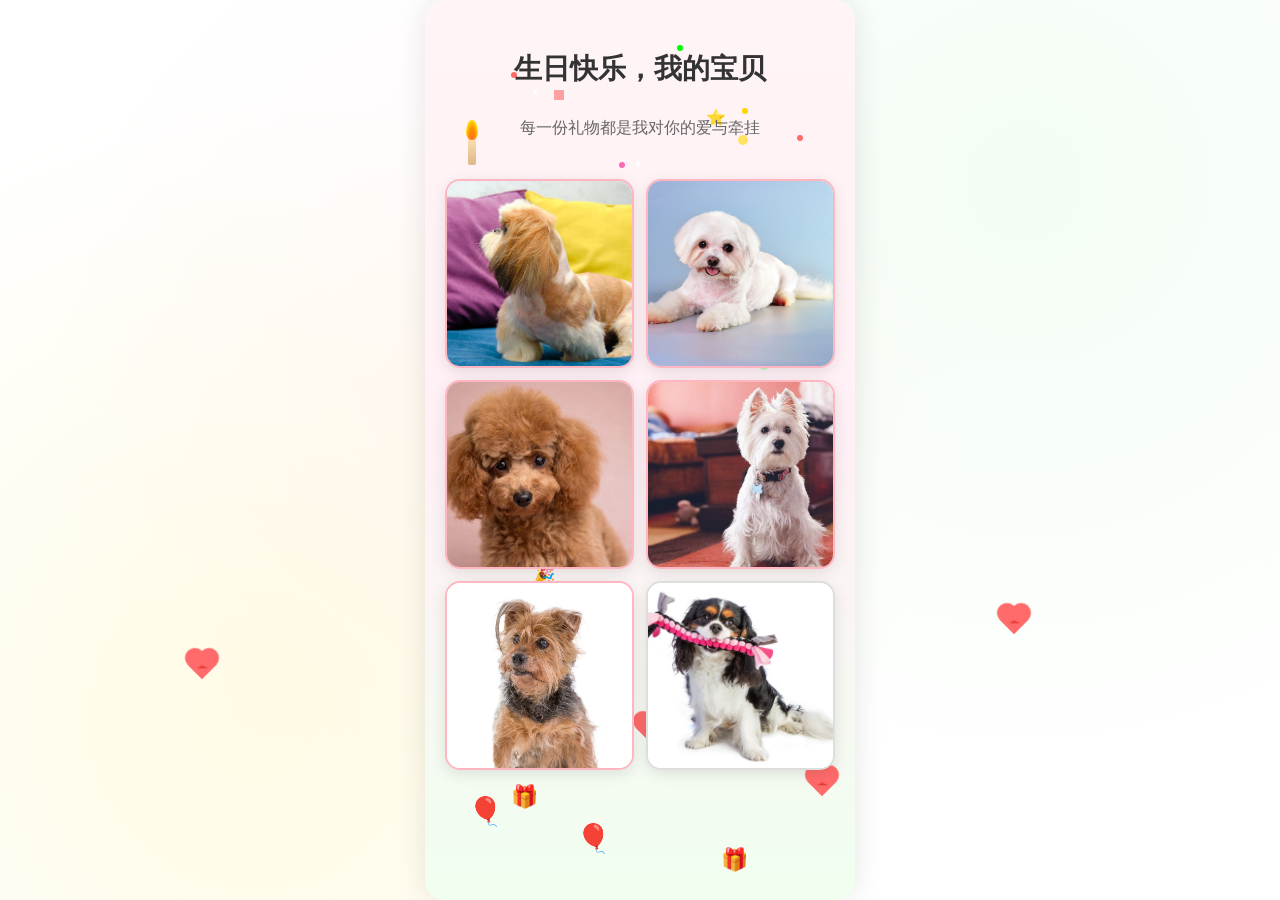
<file: index.html>
<!DOCTYPE html>
<html lang="zh-CN">
<head>
    <meta charset="UTF-8">
    <meta name="viewport" content="width=device-width, initial-scale=1.0, maximum-scale=1.0, user-scalable=no">
    <meta name="apple-mobile-web-app-capable" content="yes">
    <meta name="apple-mobile-web-app-status-bar-style" content="black-translucent">
    <meta name="format-detection" content="telephone=no">
    <meta name="theme-color" content="#ffb6c1">
    <meta name="description" content="生日惊喜网页 - 为你准备的特别礼物">
    <title>生日快乐，我的宝贝</title>
    <style>
        * {
            margin: 0;
            padding: 0;
            box-sizing: border-box;
        }
        
        body {
            font-family: 'Arial', sans-serif;
            background: linear-gradient(135deg, #f9f5e9 0%, #e8f5e8 100%);
            min-height: 100vh;
            overflow-x: hidden;
            background-image:
                radial-gradient(circle at 20% 80%, rgba(255, 215, 0, 0.1) 0%, transparent 50%),
                radial-gradient(circle at 80% 20%, rgba(144, 238, 144, 0.1) 0%, transparent 50%),
                radial-gradient(circle at 40% 40%, rgba(255, 192, 203, 0.1) 0%, transparent 50%);
        }

        /* 主页面样式 */
        .main-container {
            max-width: 430px;
            margin: 0 auto;
            padding: 20px;
            min-height: 100vh;
            background: linear-gradient(180deg, #fff5f5 0%, #fff0f5 50%, #f0fff0 100%);
            position: relative;
            box-shadow: 0 0 30px rgba(0, 0, 0, 0.1);
            border-radius: 20px;
            overflow: hidden;
        }

        .birthday-bg {
            position: absolute;
            top: 0;
            left: 0;
            width: 100%;
            height: 100%;
            pointer-events: none;
            z-index: 0;
        }

        .candle {
            position: absolute;
            width: 8px;
            height: 30px;
            background: linear-gradient(180deg, #ffe4b5 0%, #deb887 100%);
            border-radius: 2px;
        }

        .candle::before {
            content: '';
            position: absolute;
            top: -15px;
            left: 50%;
            transform: translateX(-50%);
            width: 12px;
            height: 20px;
            background: radial-gradient(ellipse at bottom, #ff6b35 0%, #ff8c00 40%, #ffd700 70%, transparent 100%);
            border-radius: 50% 50% 50% 50% / 60% 60% 40% 40%;
            animation: flicker 0.5s ease-in-out infinite alternate;
        }

        @keyframes flicker {
            0% { transform: translateX(-50%) scale(1) rotate(-2deg); opacity: 1; }
            50% { transform: translateX(-50%) scale(1.1, 0.9) rotate(1deg); opacity: 0.9; }
            100% { transform: translateX(-50%) scale(0.95, 1.05) rotate(-1deg); opacity: 1; }
        }

        .candle:nth-child(1) { top: 15%; left: 10%; }
        .candle:nth-child(2) { top: 25%; right: 15%; }
        .candle:nth-child(3) { top: 45%; left: 5%; }
        .candle:nth-child(4) { top: 55%; right: 8%; }

        .bell {
            position: absolute;
            font-size: 20px;
            animation: swing 1s ease-in-out infinite;
        }

        @keyframes swing {
            0%, 100% { transform: rotate(-15deg); }
            50% { transform: rotate(15deg); }
        }

        .bell:nth-child(5) { top: 20%; left: 20%; animation-delay: 0.1s; }
        .bell:nth-child(6) { top: 35%; right: 10%; animation-delay: 0.3s; }

        .confetti {
            position: absolute;
            width: 10px;
            height: 10px;
            opacity: 0.6;
        }

        .confetti:nth-child(7) {
            top: 10%;
            left: 30%;
            background: #ff6b6b;
            animation: fall 3s linear infinite;
        }

        .confetti:nth-child(8) {
            top: 15%;
            right: 25%;
            background: #ffd700;
            border-radius: 50%;
            animation: fall 4s linear infinite;
            animation-delay: 0.5s;
        }

        .confetti:nth-child(9) {
            top: 30%;
            left: 15%;
            background: #ff69b4;
            animation: fall 3.5s linear infinite;
            animation-delay: 1s;
        }

        .confetti:nth-child(10) {
            top: 40%;
            right: 20%;
            background: #98fb98;
            border-radius: 50%;
            animation: fall 4.5s linear infinite;
            animation-delay: 1.5s;
        }

        @keyframes fall {
            0% { transform: translateY(-10px) rotate(0deg); opacity: 0; }
            10% { opacity: 0.6; }
            90% { opacity: 0.6; }
            100% { transform: translateY(400px) rotate(360deg); opacity: 0; }
        }

        .star {
            position: absolute;
            font-size: 16px;
            animation: twinkle 2s ease-in-out infinite;
        }

        @keyframes twinkle {
            0%, 100% { opacity: 0.3; transform: scale(0.8); }
            50% { opacity: 1; transform: scale(1.2); }
        }

        .star:nth-child(11) { top: 12%; right: 30%; animation-delay: 0.2s; }
        .star:nth-child(12) { top: 50%; left: 8%; animation-delay: 0.7s; }
        .star:nth-child(13) { top: 60%; right: 15%; animation-delay: 1.2s; }

        .balloon {
            position: absolute;
            font-size: 28px;
            animation: float 4s ease-in-out infinite;
        }

        @keyframes float {
            0%, 100% { transform: translateY(0) rotate(-5deg); }
            50% { transform: translateY(-15px) rotate(5deg); }
        }

        .balloon:nth-child(14) { bottom: 8%; left: 10%; animation-delay: 0s; }
        .balloon:nth-child(15) { bottom: 15%; right: 12%; animation-delay: 0.5s; }
        .balloon:nth-child(16) { bottom: 5%; left: 35%; animation-delay: 1s; }

        .heart {
            position: absolute;
            font-size: 14px;
            color: #ff6b6b;
            animation: pulse 1.5s ease-in-out infinite;
        }

        @keyframes pulse {
            0%, 100% { transform: scale(1); opacity: 0.6; }
            50% { transform: scale(1.3); opacity: 1; }
        }

        .heart:nth-child(17) { bottom: 25%; left: 15%; animation-delay: 0.2s; }
        .heart:nth-child(18) { bottom: 30%; right: 20%; animation-delay: 0.6s; }
        .heart:nth-child(19) { bottom: 18%; left: 50%; animation-delay: 1s; }
        .heart:nth-child(20) { bottom: 12%; right: 35%; animation-delay: 1.4s; }

        .gift-box {
            position: absolute;
            font-size: 22px;
            animation: bounce 2s ease-in-out infinite;
        }

        @keyframes bounce {
            0%, 100% { transform: translateY(0); }
            50% { transform: translateY(-10px); }
        }

        .gift-box:nth-child(21) { bottom: 3%; right: 25%; animation-delay: 0.3s; }
        .gift-box:nth-child(22) { bottom: 10%; left: 20%; animation-delay: 0.8s; }

        .party-hat {
            position: absolute;
            font-size: 18px;
            animation: wiggle 2s ease-in-out infinite;
        }

        @keyframes wiggle {
            0%, 100% { transform: rotate(-10deg); }
            50% { transform: rotate(10deg); }
        }

        .party-hat:nth-child(23) { bottom: 35%; left: 25%; animation-delay: 0.4s; }
        .party-hat:nth-child(24) { bottom: 28%; right: 30%; animation-delay: 0.9s; }

        .firework {
            position: absolute;
            width: 6px;
            height: 6px;
            border-radius: 50%;
            animation: firework-burst 2s ease-out infinite;
        }

        .firework::before,
        .firework::after {
            content: '';
            position: absolute;
            width: 100%;
            height: 100%;
            border-radius: 50%;
        }

        @keyframes firework-burst {
            0% {
                transform: scale(0);
                opacity: 1;
                box-shadow:
                    0 0 #ff6b6b, 10px 0 #ff6b6b, -10px 0 #ff6b6b,
                    0 10px #ff6b6b, 0 -10px #ff6b6b,
                    7px 7px #ffd700, -7px -7px #ffd700,
                    7px -7px #ffd700, -7px 7px #ffd700;
            }
            50% {
                transform: scale(1);
                opacity: 1;
                box-shadow:
                    0 0 #ff6b6b, 20px 0 #ff6b6b, -20px 0 #ff6b6b,
                    0 20px #ff6b6b, 0 -20px #ff6b6b,
                    14px 14px #ffd700, -14px -14px #ffd700,
                    14px -14px #ffd700, -14px 14px #ffd700;
            }
            100% {
                transform: scale(1.5);
                opacity: 0;
                box-shadow:
                    0 0 transparent, 30px 0 transparent, -30px 0 transparent,
                    0 30px transparent, 0 -30px transparent,
                    21px 21px transparent, -21px -21px transparent,
                    21px -21px transparent, -21px 21px transparent;
            }
        }

        .firework:nth-child(25) { top: 8%; left: 20%; animation-delay: 0s; background: #ff6b6b; }
        .firework:nth-child(26) { top: 12%; right: 25%; animation-delay: 0.6s; background: #ffd700; }
        .firework:nth-child(27) { top: 18%; left: 45%; animation-delay: 1.2s; background: #ff69b4; }
        .firework:nth-child(28) { top: 5%; right: 40%; animation-delay: 0.3s; background: #00ff00; }
        .firework:nth-child(29) { top: 22%; left: 8%; animation-delay: 0.9s; background: #00bfff; }
        .firework:nth-child(30) { top: 15%; right: 12%; animation-delay: 1.5s; background: #ff6b6b; }

        .sparkle {
            position: absolute;
            width: 4px;
            height: 4px;
            background: #fff;
            border-radius: 50%;
            animation: sparkle-shine 1.5s ease-in-out infinite;
        }

        @keyframes sparkle-shine {
            0%, 100% { opacity: 0; transform: scale(0); }
            50% { opacity: 1; transform: scale(1); }
        }

        .sparkle:nth-child(31) { top: 10%; left: 25%; animation-delay: 0.1s; }
        .sparkle:nth-child(32) { top: 20%; right: 30%; animation-delay: 0.4s; }
        .sparkle:nth-child(33) { top: 8%; left: 60%; animation-delay: 0.7s; }
        .sparkle:nth-child(34) { top: 25%; left: 40%; animation-delay: 1s; }
        .sparkle:nth-child(35) { top: 18%; right: 50%; animation-delay: 1.3s; }
        .sparkle:nth-child(36) { top: 30%; left: 15%; animation-delay: 0.2s; }
        .sparkle:nth-child(37) { top: 35%; right: 25%; animation-delay: 0.5s; }
        .sparkle:nth-child(38) { top: 28%; left: 55%; animation-delay: 0.8s; }

        .main-container > *:not(.birthday-bg) {
            position: relative;
            z-index: 1;
        }
        
        h1 {
            text-align: center;
            color: #333;
            margin: 30px 0;
            font-size: 28px;
        }
        
        .subtitle {
            text-align: center;
            color: #666;
            margin-bottom: 40px;
            font-size: 16px;
        }
        
        /* 卡片容器 */
        .cards-container {
            display: grid;
            grid-template-columns: repeat(2, 1fr);
            gap: 12px;
            margin-bottom: 20px;
        }
        
        /* 卡片样式 */
        .gift-card {
            position: relative;
            width: 100%;
            aspect-ratio: 1/1;
            border-radius: 15px;
            overflow: hidden;
            box-shadow: 0 4px 15px rgba(0, 0, 0, 0.1);
            cursor: pointer;
            transition: transform 0.3s ease;
            background-color: #fff;
            border: 2px solid #ffb6c1;
        }
        
        .gift-card:hover {
            transform: translateY(-5px);
        }

        /* 特殊礼物卡片样式 - 初始状态 */
        .gift-card.special-gift {
            border: 2px solid #ddd;
            transition: all 0.5s ease;
        }

        /* 刮开后的金色光晕效果 */
        .gift-card.special-gift.scratched {
            border: 3px solid #ffd700;
            box-shadow: 0 0 20px rgba(255, 215, 0, 0.5);
            animation: specialGlow 2s ease-in-out infinite;
        }

        @keyframes specialGlow {
            0%, 100% {
                box-shadow: 0 0 20px rgba(255, 215, 0, 0.5), 0 0 40px rgba(255, 215, 0, 0.3);
            }
            50% {
                box-shadow: 0 0 30px rgba(255, 215, 0, 0.8), 0 0 60px rgba(255, 215, 0, 0.5);
            }
        }

        .special-badge {
            position: absolute;
            top: 5px;
            right: 5px;
            font-size: 20px;
            opacity: 0;
            transition: opacity 0.5s ease;
            z-index: 5;
        }

        .gift-card.special-gift.scratched .special-badge {
            opacity: 1;
            animation: badgeBounce 1s ease-in-out infinite;
        }

        @keyframes badgeBounce {
            0%, 100% { transform: scale(1) rotate(0deg); }
            50% { transform: scale(1.2) rotate(10deg); }
        }

        /* 特殊礼物模态框效果 */
        .gift-card.special-gift.modal-active {
            position: fixed;
            top: 50%;
            left: 50%;
            transform: translate(-50%, -50%) scale(1);
            width: 90%;
            max-width: 400px;
            height: auto;
            aspect-ratio: 1/1;
            z-index: 2000;
            animation: modalExpand 0.6s ease-out forwards;
        }

        @keyframes modalExpand {
            0% {
                transform: translate(-50%, -50%) scale(0.5);
                opacity: 0;
            }
            50% {
                transform: translate(-50%, -50%) scale(1.1);
            }
            100% {
                transform: translate(-50%, -50%) scale(1);
                opacity: 1;
            }
        }

        /* 模态框遮罩层 */
        .modal-overlay {
            display: none;
            position: fixed;
            top: 0;
            left: 0;
            width: 100%;
            height: 100%;
            background: rgba(0, 0, 0, 0.7);
            z-index: 1999;
            opacity: 0;
            transition: opacity 0.3s ease;
        }

        .modal-overlay.show {
            display: block;
            opacity: 1;
        }
        
        .card-image {
            width: 100%;
            height: 100%;
            object-fit: cover;
        }
        
        /* 卡片内容 */
        .card-content {
            position: relative;
            width: 100%;
            height: 100%;
            display: flex;
            flex-direction: column;
            align-items: center;
            justify-content: center;
            padding: 15px;
            text-align: center;
        }
        
        .card-icon {
            font-size: 70px;
            line-height: 1;
        }
        

        
        /* 刮刮乐效果 */
        .scratch-overlay {
            position: absolute;
            top: 0;
            left: 0;
            width: 100%;
            height: 100%;
            z-index: 10;
            opacity: 1;
            transition: opacity 0.5s ease;
            background-size: cover;
            background-position: center;
            background-color: #fff;
        }

        /* 自定义狗狗覆盖层 */
        .scratch-overlay.card1 {
            background-image: url('images/Card Cover/1074137029872582679~tplv-be4g95zd3a-image.jpeg');
        }

        .scratch-overlay.card2 {
            background-image: url('images/Card Cover/1721427659778686997~tplv-be4g95zd3a-image.jpeg');
        }

        .scratch-overlay.card3 {
            background-image: url('images/Card Cover/2aaf4ccc4c0dff3f1ca4dad74bcd30a3~tplv-be4g95zd3a-image.jpeg');
        }

        .scratch-overlay.card4 {
            background-image: url('images/Card Cover/2e49e2acd0df416356580b0864278e02~tplv-be4g95zd3a-image.jpeg');
        }

        .scratch-overlay.card5 {
            background-image: url('images/Card Cover/936717592625545275~tplv-be4g95zd3a-image.jpeg');
        }

        .scratch-overlay.card6 {
            background-image: url('images/Card Cover/949624132555505673~tplv-be4g95zd3a-image.jpeg');
        }

        /* 网格图案覆盖层 */
        .scratch-overlay.grid {
            background: linear-gradient(45deg, #ffb6c1 25%, #ffc0cb 25%, #ffc0cb 50%, #ffb6c1 50%, #ffb6c1 75%, #ffc0cb 75%, #ffc0cb 100%);
            background-size: 28.28px 28.28px;
            animation: scratchPattern 3s linear infinite;
        }
        
        /* 粉色波点覆盖层 */
        .scratch-overlay.polka {
            background-image: radial-gradient(#ff69b4 2px, transparent 2px);
            background-size: 20px 20px;
            background-color: #ffb6c1;
            animation: polkaPattern 4s linear infinite;
        }
        
        /* 彩虹渐变覆盖层 */
        .scratch-overlay.rainbow {
            background: linear-gradient(45deg, #ff6b6b, #4ecdc4, #45b7d1, #ff9ff3, #feca57, #ff6b6b);
            background-size: 400% 400%;
            animation: rainbowGradient 8s ease infinite;
        }
        
        /* 动画效果 */
        @keyframes scratchPattern {
            0% {
                background-position: 0 0;
            }
            100% {
                background-position: 28.28px 28.28px;
            }
        }
        
        @keyframes polkaPattern {
            0% {
                background-position: 0 0;
            }
            100% {
                background-position: 20px 20px;
            }
        }
        
        @keyframes rainbowGradient {
            0% {
                background-position: 0% 50%;
            }
            50% {
                background-position: 100% 50%;
            }
            100% {
                background-position: 0% 50%;
            }
        }
        

        
        .scratch-area {
            position: absolute;
            top: 0;
            left: 0;
            width: 100%;
            height: 100%;
            z-index: 20;
            cursor: pointer;
        }
        
        /* 详情页样式 */
        .detail-page {
            display: none;
            position: fixed;
            top: 0;
            left: 0;
            width: 100%;
            height: 100%;
            background: rgba(0, 0, 0, 0.9);
            z-index: 1000;
            overflow-y: auto;
        }
        
        .detail-content {
            max-width: 430px;
            margin: 0 auto;
            padding: 40px 20px;
            color: white;
        }
        
        .close-btn {
            position: absolute;
            top: 20px;
            right: 20px;
            font-size: 30px;
            color: white;
            cursor: pointer;
        }
        
        .detail-image {
            width: 100%;
            border-radius: 10px;
            margin-bottom: 20px;
        }
        
        .detail-title {
            font-size: 24px;
            margin-bottom: 15px;
        }
        
        .detail-description {
            font-size: 16px;
            line-height: 1.5;
            margin-bottom: 20px;
        }
        
        /* 视频页面样式 */
        .video-container {
            position: relative;
            width: 100%;
            padding-bottom: 56.25%;
            margin: 20px 0;
        }
        
        .video-container iframe {
            position: absolute;
            top: 0;
            left: 0;
            width: 100%;
            height: 100%;
            border-radius: 10px;
        }
        
        /* 密码输入样式 */
        .password-container {
            text-align: center;
            margin: 50px 0;
        }
        
        .password-input {
            padding: 10px;
            font-size: 18px;
            border: 2px solid #ccc;
            border-radius: 5px;
            margin: 10px 0;
        }
        
        .password-btn {
            padding: 10px 20px;
            font-size: 16px;
            background: #ff6b6b;
            color: white;
            border: none;
            border-radius: 5px;
            cursor: pointer;
        }
        
        /* 爱情quiz样式 */
        .quiz-container {
            margin: 30px 0;
        }
        
        .quiz-question {
            margin-bottom: 20px;
        }
        
        .quiz-options {
            margin: 10px 0;
        }
        
        .quiz-option {
            display: block;
            margin: 5px 0;
            padding: 10px;
            background: rgba(255, 255, 255, 0.1);
            border-radius: 5px;
            cursor: pointer;
        }
        
        .quiz-option:hover {
            background: rgba(255, 255, 255, 0.2);
        }
        
        .quiz-submit {
            padding: 10px 20px;
            font-size: 16px;
            background: #ff6b6b;
            color: white;
            border: none;
            border-radius: 5px;
            cursor: pointer;
            margin-top: 20px;
        }
        
        /* 爱心动画 */
        .heart {
            position: fixed;
            width: 20px;
            height: 20px;
            background: #ff6b6b;
            transform: rotate(45deg);
            z-index: 9999;
            pointer-events: none;
        }
        
        .heart::before,
        .heart::after {
            content: '';
            position: absolute;
            width: 20px;
            height: 20px;
            background: #ff6b6b;
            border-radius: 50%;
        }
        
        .heart::before {
            top: -10px;
            left: 0;
        }
        
        .heart::after {
            top: 0;
            left: -10px;
        }
        
        /* 响应式设计 */
        @media (max-width: 430px) {
            .main-container {
                max-width: 100%;
                padding: 10px;
            }
            
            .cards-container {
                gap: 10px;
            }
            
            h1 {
                font-size: 24px;
            }
        }
    </style>
</head>
<body>
    <!-- 主页面 -->
    <div class="main-container">
        <div class="birthday-bg">
            <div class="candle"></div>
            <div class="candle"></div>
            <div class="candle"></div>
            <div class="candle"></div>
            <div class="bell">🔔</div>
            <div class="bell">🔔</div>
            <div class="confetti"></div>
            <div class="confetti"></div>
            <div class="confetti"></div>
            <div class="confetti"></div>
            <div class="star">⭐</div>
            <div class="star">⭐</div>
            <div class="star">⭐</div>
            <div class="balloon">🎈</div>
            <div class="balloon">🎈</div>
            <div class="balloon">🎈</div>
            <div class="heart">❤️</div>
            <div class="heart">❤️</div>
            <div class="heart">❤️</div>
            <div class="heart">❤️</div>
            <div class="gift-box">🎁</div>
            <div class="gift-box">🎁</div>
            <div class="party-hat">🎉</div>
            <div class="party-hat">🎊</div>
            <div class="firework"></div>
            <div class="firework"></div>
            <div class="firework"></div>
            <div class="firework"></div>
            <div class="firework"></div>
            <div class="firework"></div>
            <div class="sparkle"></div>
            <div class="sparkle"></div>
            <div class="sparkle"></div>
            <div class="sparkle"></div>
            <div class="sparkle"></div>
            <div class="sparkle"></div>
            <div class="sparkle"></div>
            <div class="sparkle"></div>
        </div>
        <h1>生日快乐，我的宝贝</h1>
        <p class="subtitle">每一份礼物都是我对你的爱与牵挂</p>
        
        <div class="cards-container">
            <!-- 生日蛋糕卡片 -->
            <div class="gift-card" data-id="cake">
                <div class="card-content">
                    <div class="card-icon">🎂</div>
                </div>
                <div class="scratch-overlay card1"></div>
                <div class="scratch-area"></div>
            </div>

            <!-- 高跟鞋卡片 -->
            <div class="gift-card" data-id="heels">
                <div class="card-content">
                    <div class="card-icon">👠</div>
                </div>
                <div class="scratch-overlay card2"></div>
                <div class="scratch-area"></div>
            </div>

            <!-- 瑜伽服卡片 -->
            <div class="gift-card" data-id="yoga">
                <div class="card-content">
                    <div class="card-icon">🧘‍♀️</div>
                </div>
                <div class="scratch-overlay card3"></div>
                <div class="scratch-area"></div>
            </div>

            <!-- 舞蹈视频卡片 -->
            <div class="gift-card" data-id="video">
                <div class="card-content">
                    <div class="card-icon">💃</div>
                </div>
                <div class="scratch-overlay card4"></div>
                <div class="scratch-area"></div>
            </div>

            <!-- 防晒口罩卡片 -->
            <div class="gift-card" data-id="mask">
                <div class="card-content">
                    <div class="card-icon">🌞</div>
                </div>
                <div class="scratch-overlay card5"></div>
                <div class="scratch-area"></div>
            </div>

            <!-- 特殊礼物卡片 -->
            <div class="gift-card special-gift" data-id="special">
                <div class="card-content">
                    <div class="card-icon">🎁</div>
                </div>
                <div class="scratch-overlay card6"></div>
                <div class="scratch-area"></div>
                <div class="special-badge">✨</div>
            </div>
        </div>
    </div>

    <!-- 特殊礼物模态框遮罩层 -->
    <div class="modal-overlay" id="specialModalOverlay"></div>

    <!-- 详情页 -->
    <div class="detail-page" id="detailPage">
        <span class="close-btn" onclick="closeDetail()">&times;</span>
        <div class="detail-content" id="detailContent">
            <!-- 内容将通过JavaScript动态填充 -->
        </div>
    </div>
    
    <!-- 背景音乐 -->
    <audio id="bgMusic" loop autoplay>
        <source src="images/music/有点甜.mp3" type="audio/mpeg">
    </audio>
    <audio id="bgMusic2" loop autoplay>
        <source src="images/music/平凡的一天.mp3" type="audio/mpeg">
    </audio>
    
    <script>
        // 礼物数据
        const gifts = {
            cake: {
                title: "甜蜜生日蛋糕",
                description: "为你定制的专属生日蛋糕，希望它能像我们的爱情一样甜蜜。每一口都充满我的心意，愿你的每一天都如蛋糕般美好。",
                image: "images/cake/0fc52cd3bc5ba767a56497c40c7ea8f5.jpg"
            },
            yoga: {
                title: "Lululemon瑜伽服",
                description: "知道你喜欢运动，特意为你挑选了这套Lululemon瑜伽服。包括Swiftly Tech和Wunder Train系列，它们不仅舒适透气，更能展现你优美的曲线。希望你在运动时能感受到我的陪伴。",
                images: [
                    "images/yoga/swiftly tech.png",
                    "images/yoga/wunder train.png"
                ]
            },
            mask: {
                title: "UV防晒口罩",
                description: "夏天快到了，为你准备了这款UV防晒口罩，保护你娇嫩的肌肤免受紫外线伤害。就像我一直想保护你一样，让你在阳光下也能自信美丽。",
                image: "images/UV protection mask/mask.jpg"
            },
            heels: {
                title: "昂跑 Cloud X4 综训鞋",
                description: "本来是想选择高跟鞋，但最终选择了这双为健身房而生的训练鞋。昂跑Cloud X4，就像我们的爱情一样轻盈又稳固。愿你在每一次撸铁中，都能感受到我为你加油的心。",
                image: "images/shoes/cloud x4.jpg"
            },
            video: {
                title: "专属舞蹈视频",
                description: "这是我为你精心准备的舞蹈视频，每一个动作都承载着我对你的爱，希望你能感受到我的用心。",
                isVideo: true,
                videoUrl: "images/video/637875996.mp4"
            },
            special: {
                title: "甜蜜手指糯米",
                description: "想把你抱进身体里面",
                image: "images/special gift/手指糯米棒.png",
                isSpecial: true
            }
        };
        
        // 刮刮乐功能
        document.querySelectorAll('.scratch-area').forEach(area => {
            const card = area.closest('.gift-card');
            const overlay = card.querySelector('.scratch-overlay');
            let isScratching = false;
            let scratchProgress = 0;

            // 鼠标事件
            area.addEventListener('mousedown', function(e) {
                isScratching = true;
                area.dataset.scratching = 'true';
                scratch(e);
            });

            document.addEventListener('mousemove', function(e) {
                if (isScratching) {
                    scratch(e);
                }
            });

            document.addEventListener('mouseup', function() {
                isScratching = false;
                setTimeout(() => { area.dataset.scratching = 'false'; }, 100);
            });

            // 触摸事件
            area.addEventListener('touchstart', function(e) {
                isScratching = true;
                area.dataset.scratching = 'true';
                scratch(e.touches[0]);
                e.preventDefault();
            });

            area.addEventListener('touchmove', function(e) {
                if (isScratching) {
                    scratch(e.touches[0]);
                    e.preventDefault();
                }
            });

            area.addEventListener('touchend', function() {
                isScratching = false;
                setTimeout(() => { area.dataset.scratching = 'false'; }, 100);
            });

            function scratch(e) {
                const rect = overlay.getBoundingClientRect();
                const x = e.clientX;
                const y = e.clientY;

                // 计算相对于overlay的位置
                const relativeX = x - rect.left;
                const relativeY = y - rect.top;

                // 创建刮开效果 - 使用白色圆形div
                const circle = document.createElement('div');
                circle.style.position = 'absolute';
                circle.style.width = '60px';
                circle.style.height = '60px';
                circle.style.borderRadius = '50%';
                circle.style.backgroundColor = 'rgba(255, 255, 255, 0.95)';
                circle.style.left = (relativeX - 30) + 'px';
                circle.style.top = (relativeY - 30) + 'px';
                circle.style.pointerEvents = 'none';
                circle.style.zIndex = '15';

                overlay.appendChild(circle);

                // 计算刮开进度
                scratchProgress += 0.8;
                if (scratchProgress >= 60) {
                    // 刮开完成，显示卡片内容
                    overlay.style.opacity = '0';
                    overlay.style.pointerEvents = 'none';

                    // 同时隐藏刮擦区域，确保点击事件能传递到卡片
                    area.style.display = 'none';

                    // 检查是否是特殊礼物卡片
                    if (card.classList.contains('special-gift')) {
                        // 添加金色光晕效果
                        card.classList.add('scratched');
                    }

                    // 所有卡片都添加放大效果
                    card.classList.add('enlarged');

                    // 2秒后移除放大效果
                    setTimeout(() => {
                        card.classList.remove('enlarged');
                    }, 2000);
                }
            }
        });
        // 卡片点击事件
        document.querySelectorAll('.gift-card').forEach(card => {
            const area = card.querySelector('.scratch-area');

            card.addEventListener('click', function(e) {
                // 如果正在刮擦，不触发点击
                if (area.dataset.scratching === 'true') {
                    return;
                }

                const overlay = this.querySelector('.scratch-overlay');
                // 只有当刮开覆盖层后才能点击进入详情
                // 检查opacity是否为0（刮开后的状态）
                if (overlay && overlay.style.opacity !== '0') {
                    return; // 刮开覆盖层之前不允许点击
                }

                const giftId = this.dataset.id;
                showDetail(giftId);
            });
        });
        
        // 显示详情页
        function showDetail(giftId) {
            const gift = gifts[giftId];
            const detailContent = document.getElementById('detailContent');
            
            let content = '';
            if (gift.isVideo) {
                content = `
                    <h2 class="detail-title">${gift.title}</h2>
                    <div class="video-container">
                        <video controls autoplay style="width: 100%; border-radius: 10px;">
                            <source src="${gift.videoUrl}" type="video/mp4">
                            您的浏览器不支持视频播放
                        </video>
                    </div>
                    <p class="detail-description">${gift.description}</p>
                `;
            } else if (gift.isSpecial) {
                content = `
                    <h2 class="detail-title">${gift.title}</h2>
                    <img src="${gift.image}" alt="${gift.title}" class="detail-image" style="border-radius: 15px; margin-bottom: 20px;">
                    <p class="detail-description">${gift.description}</p>
                `;
            } else if (gift.images && gift.images.length > 0) {
                // 处理多张图片的情况
                let imageContent = '';
                gift.images.forEach(imgSrc => {
                    imageContent += `<img src="${imgSrc}" alt="${gift.title}" class="detail-image">`;
                });
                content = `
                    <h2 class="detail-title">${gift.title}</h2>
                    ${imageContent}
                    <p class="detail-description">${gift.description}</p>
                `;
            } else {
                content = `
                    <h2 class="detail-title">${gift.title}</h2>
                    <img src="${gift.image}" alt="${gift.title}" class="detail-image">
                    <p class="detail-description">${gift.description}</p>
                `;
            }
            
            detailContent.innerHTML = content;
            document.getElementById('detailPage').style.display = 'block';
        }
        
        // 关闭详情页
        function closeDetail() {
            document.getElementById('detailPage').style.display = 'none';
        }
        
        // 显示密码提示
        // 爱心动画
        document.addEventListener('click', function(e) {
            createHeart(e.clientX, e.clientY);
        });
        
        function createHeart(x, y) {
            const heart = document.createElement('div');
            heart.className = 'heart';
            heart.style.left = x + 'px';
            heart.style.top = y + 'px';
            document.body.appendChild(heart);
            
            // 动画
            heart.style.animation = 'heartFloat 3s ease-out forwards';
            
            setTimeout(() => {
                heart.remove();
            }, 3000);
        }
        
        // 添加动画样式
        const style = document.createElement('style');
        style.textContent = `
            @keyframes heartFloat {
                0% {
                    transform: rotate(45deg) scale(1);
                    opacity: 1;
                }
                100% {
                    transform: rotate(45deg) scale(0.5) translateY(-100px);
                    opacity: 0;
                }
            }
        `;
        document.head.appendChild(style);
        
        // 自动播放音乐
        window.addEventListener('load', function() {
            const music = document.getElementById('bgMusic');
            const music2 = document.getElementById('bgMusic2');
            music.volume = 0.3;
            music2.volume = 0.3;
            // 尝试播放音乐
            music.play().catch(e => {
                console.log('需要用户交互才能播放音乐');
            });
            music2.play().catch(e => {
                console.log('需要用户交互才能播放音乐2');
            });
        });
        
        // 点击页面时播放音乐
        document.addEventListener('click', function() {
            const music = document.getElementById('bgMusic');
            const music2 = document.getElementById('bgMusic2');
            if (music.paused) {
                music.play();
            }
            if (music2.paused) {
                music2.play();
            }
        });
    </script>
</body>
</html>
</file>
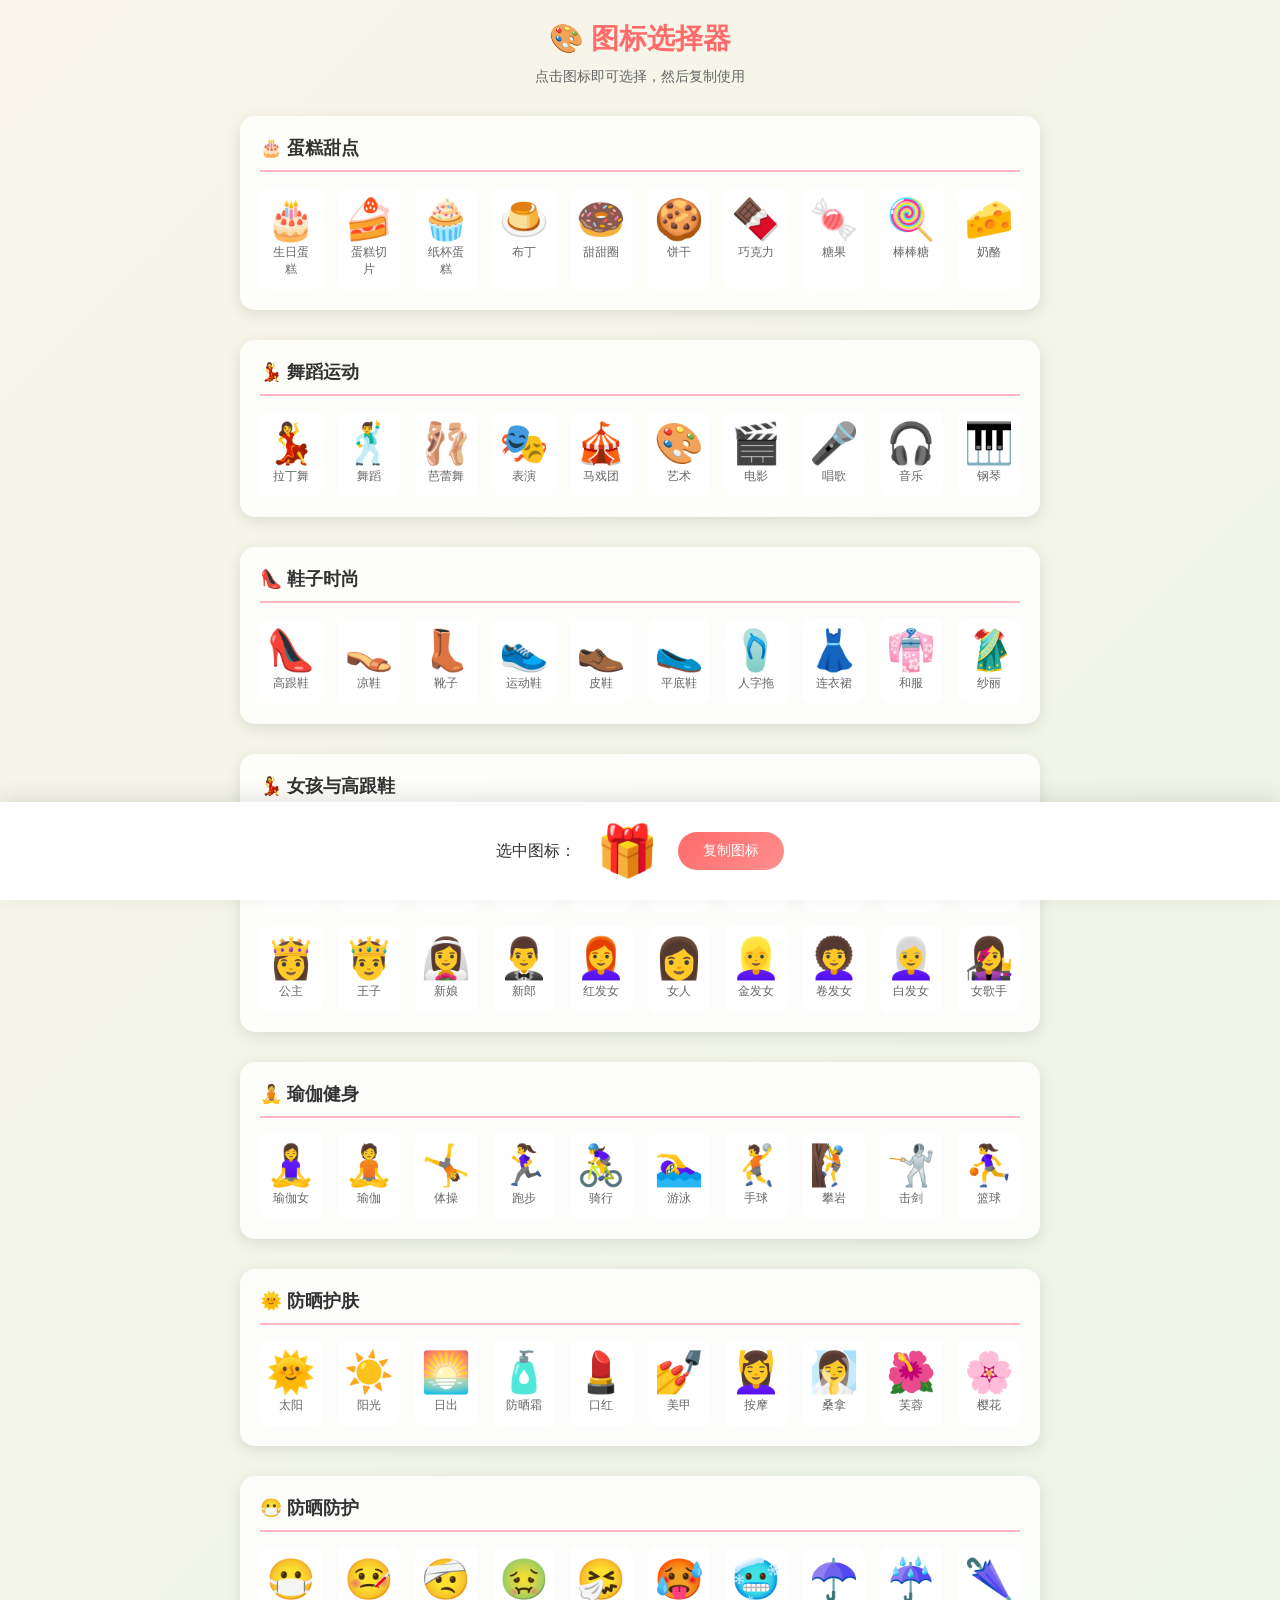
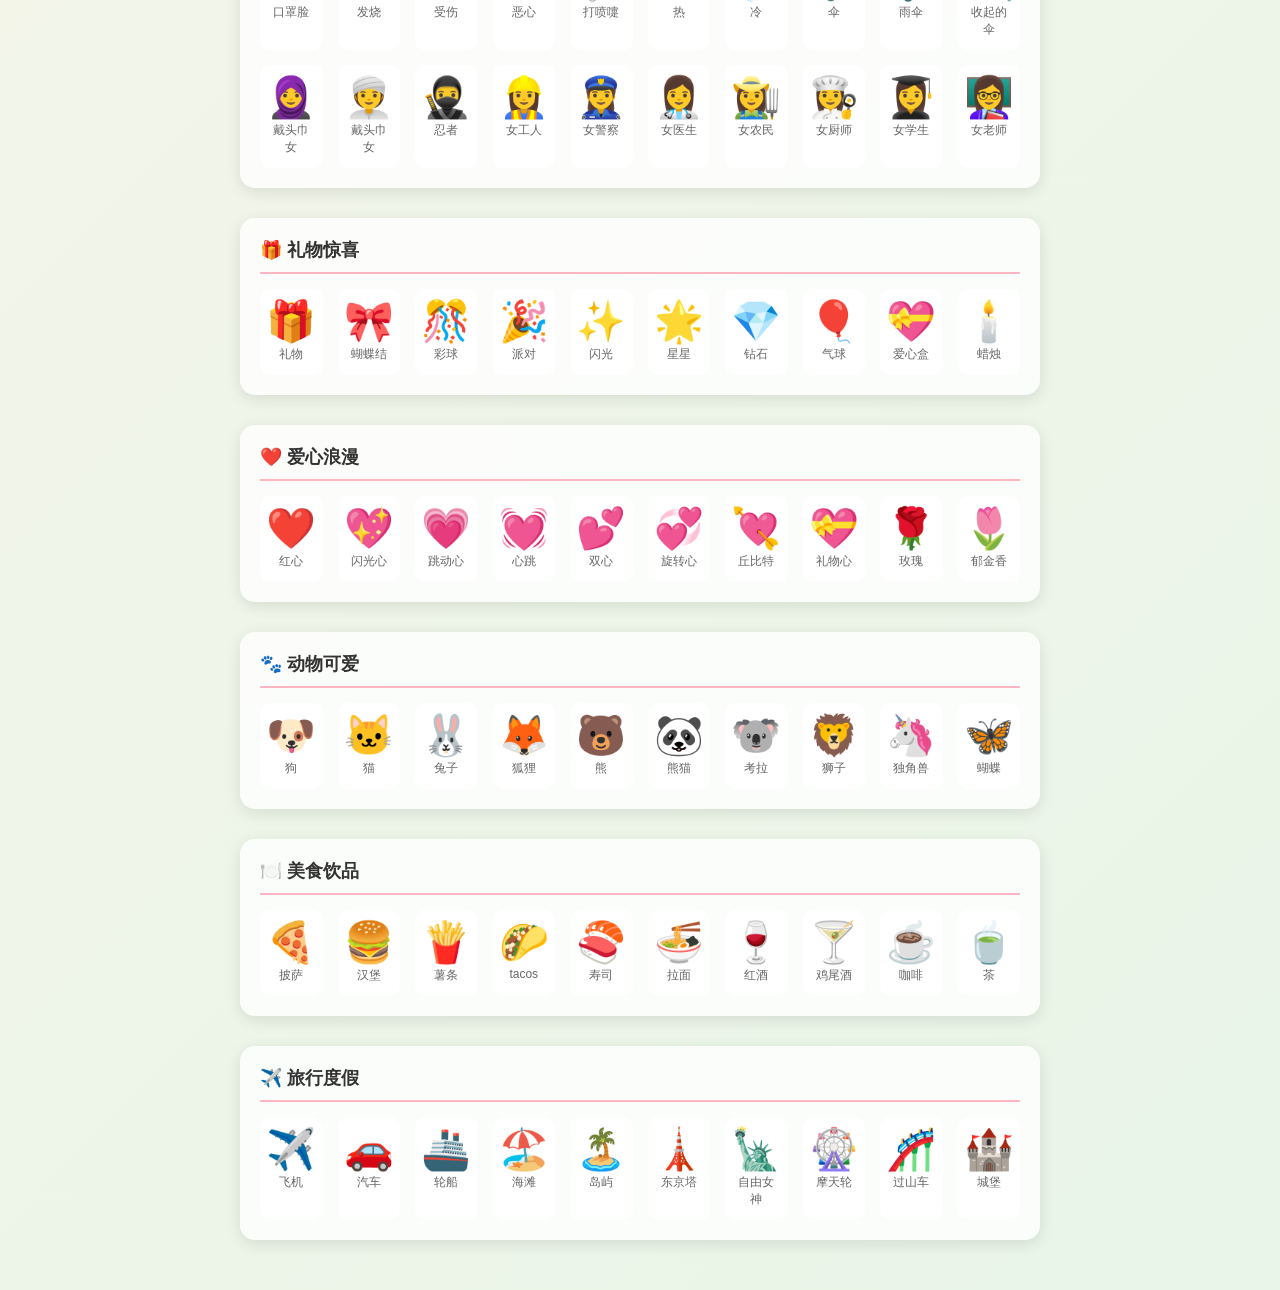
<file: icon-picker.html>
<!DOCTYPE html>
<html lang="zh-CN">
<head>
    <meta charset="UTF-8">
    <meta name="viewport" content="width=device-width, initial-scale=1.0">
    <title>图标选择器</title>
    <style>
        * {
            margin: 0;
            padding: 0;
            box-sizing: border-box;
        }

        body {
            font-family: 'Arial', sans-serif;
            background: linear-gradient(135deg, #f9f5e9 0%, #e8f5e8 100%);
            min-height: 100vh;
            padding: 20px;
        }

        .container {
            max-width: 800px;
            margin: 0 auto;
        }

        h1 {
            text-align: center;
            color: #ff6b6b;
            margin-bottom: 10px;
            font-size: 28px;
        }

        .subtitle {
            text-align: center;
            color: #666;
            margin-bottom: 30px;
            font-size: 14px;
        }

        .category {
            margin-bottom: 30px;
            background: rgba(255, 255, 255, 0.8);
            border-radius: 15px;
            padding: 20px;
            box-shadow: 0 4px 15px rgba(0, 0, 0, 0.1);
        }

        .category-title {
            font-size: 18px;
            color: #333;
            margin-bottom: 15px;
            padding-bottom: 10px;
            border-bottom: 2px solid #ffb6c1;
        }

        .icon-grid {
            display: grid;
            grid-template-columns: repeat(auto-fill, minmax(60px, 1fr));
            gap: 15px;
        }

        .icon-item {
            display: flex;
            flex-direction: column;
            align-items: center;
            padding: 10px;
            border-radius: 10px;
            cursor: pointer;
            transition: all 0.3s ease;
            background: #fff;
            border: 2px solid transparent;
        }

        .icon-item:hover {
            transform: translateY(-3px);
            box-shadow: 0 5px 15px rgba(0, 0, 0, 0.1);
            border-color: #ffb6c1;
        }

        .icon-item.selected {
            border-color: #ff6b6b;
            background: #fff5f5;
        }

        .icon-emoji {
            font-size: 40px;
            line-height: 1;
            margin-bottom: 5px;
        }

        .icon-name {
            font-size: 12px;
            color: #666;
            text-align: center;
        }

        .selected-panel {
            position: fixed;
            bottom: 0;
            left: 0;
            right: 0;
            background: #fff;
            padding: 20px;
            box-shadow: 0 -5px 20px rgba(0, 0, 0, 0.1);
            display: flex;
            justify-content: center;
            align-items: center;
            gap: 20px;
            z-index: 100;
        }

        .selected-info {
            font-size: 16px;
            color: #333;
        }

        .selected-icon {
            font-size: 50px;
        }

        .copy-btn {
            padding: 10px 25px;
            background: linear-gradient(135deg, #ff6b6b, #ff8e8e);
            color: white;
            border: none;
            border-radius: 25px;
            cursor: pointer;
            font-size: 14px;
            transition: all 0.3s ease;
        }

        .copy-btn:hover {
            transform: scale(1.05);
            box-shadow: 0 5px 15px rgba(255, 107, 107, 0.4);
        }

        .copy-btn.copied {
            background: linear-gradient(135deg, #4CAF50, #45a049);
        }
    </style>
</head>
<body>
    <div class="container">
        <h1>🎨 图标选择器</h1>
        <p class="subtitle">点击图标即可选择，然后复制使用</p>

        <!-- 蛋糕甜点类 -->
        <div class="category">
            <h2 class="category-title">🎂 蛋糕甜点</h2>
            <div class="icon-grid">
                <div class="icon-item" data-icon="🎂"><span class="icon-emoji">🎂</span><span class="icon-name">生日蛋糕</span></div>
                <div class="icon-item" data-icon="🍰"><span class="icon-emoji">🍰</span><span class="icon-name">蛋糕切片</span></div>
                <div class="icon-item" data-icon="🧁"><span class="icon-emoji">🧁</span><span class="icon-name">纸杯蛋糕</span></div>
                <div class="icon-item" data-icon="🍮"><span class="icon-emoji">🍮</span><span class="icon-name">布丁</span></div>
                <div class="icon-item" data-icon="🍩"><span class="icon-emoji">🍩</span><span class="icon-name">甜甜圈</span></div>
                <div class="icon-item" data-icon="🍪"><span class="icon-emoji">🍪</span><span class="icon-name">饼干</span></div>
                <div class="icon-item" data-icon="🍫"><span class="icon-emoji">🍫</span><span class="icon-name">巧克力</span></div>
                <div class="icon-item" data-icon="🍬"><span class="icon-emoji">🍬</span><span class="icon-name">糖果</span></div>
                <div class="icon-item" data-icon="🍭"><span class="icon-emoji">🍭</span><span class="icon-name">棒棒糖</span></div>
                <div class="icon-item" data-icon="🧀"><span class="icon-emoji">🧀</span><span class="icon-name">奶酪</span></div>
            </div>
        </div>

        <!-- 舞蹈运动类 -->
        <div class="category">
            <h2 class="category-title">💃 舞蹈运动</h2>
            <div class="icon-grid">
                <div class="icon-item" data-icon="💃"><span class="icon-emoji">💃</span><span class="icon-name">拉丁舞</span></div>
                <div class="icon-item" data-icon="🕺"><span class="icon-emoji">🕺</span><span class="icon-name">舞蹈</span></div>
                <div class="icon-item" data-icon="🩰"><span class="icon-emoji">🩰</span><span class="icon-name">芭蕾舞</span></div>
                <div class="icon-item" data-icon="🎭"><span class="icon-emoji">🎭</span><span class="icon-name">表演</span></div>
                <div class="icon-item" data-icon="🎪"><span class="icon-emoji">🎪</span><span class="icon-name">马戏团</span></div>
                <div class="icon-item" data-icon="🎨"><span class="icon-emoji">🎨</span><span class="icon-name">艺术</span></div>
                <div class="icon-item" data-icon="🎬"><span class="icon-emoji">🎬</span><span class="icon-name">电影</span></div>
                <div class="icon-item" data-icon="🎤"><span class="icon-emoji">🎤</span><span class="icon-name">唱歌</span></div>
                <div class="icon-item" data-icon="🎧"><span class="icon-emoji">🎧</span><span class="icon-name">音乐</span></div>
                <div class="icon-item" data-icon="🎹"><span class="icon-emoji">🎹</span><span class="icon-name">钢琴</span></div>
            </div>
        </div>

        <!-- 鞋子时尚类 -->
        <div class="category">
            <h2 class="category-title">👠 鞋子时尚</h2>
            <div class="icon-grid">
                <div class="icon-item" data-icon="👠"><span class="icon-emoji">👠</span><span class="icon-name">高跟鞋</span></div>
                <div class="icon-item" data-icon="👡"><span class="icon-emoji">👡</span><span class="icon-name">凉鞋</span></div>
                <div class="icon-item" data-icon="👢"><span class="icon-emoji">👢</span><span class="icon-name">靴子</span></div>
                <div class="icon-item" data-icon="👟"><span class="icon-emoji">👟</span><span class="icon-name">运动鞋</span></div>
                <div class="icon-item" data-icon="👞"><span class="icon-emoji">👞</span><span class="icon-name">皮鞋</span></div>
                <div class="icon-item" data-icon="🥿"><span class="icon-emoji">🥿</span><span class="icon-name">平底鞋</span></div>
                <div class="icon-item" data-icon="🩴"><span class="icon-emoji">🩴</span><span class="icon-name">人字拖</span></div>
                <div class="icon-item" data-icon="👗"><span class="icon-emoji">👗</span><span class="icon-name">连衣裙</span></div>
                <div class="icon-item" data-icon="👘"><span class="icon-emoji">👘</span><span class="icon-name">和服</span></div>
                <div class="icon-item" data-icon="🥻"><span class="icon-emoji">🥻</span><span class="icon-name">纱丽</span></div>
            </div>
        </div>

        <!-- 女孩与高跟鞋 -->
        <div class="category">
            <h2 class="category-title">💃 女孩与高跟鞋</h2>
            <div class="icon-grid">
                <div class="icon-item" data-icon="💃"><span class="icon-emoji">💃</span><span class="icon-name">跳舞女</span></div>
                <div class="icon-item" data-icon="🕺"><span class="icon-emoji">🕺</span><span class="icon-name">跳舞男</span></div>
                <div class="icon-item" data-icon="👯‍♀️"><span class="icon-emoji">👯‍♀️</span><span class="icon-name">兔女郎</span></div>
                <div class="icon-item" data-icon="🧍‍♀️"><span class="icon-emoji">🧍‍♀️</span><span class="icon-name">站立女</span></div>
                <div class="icon-item" data-icon="🚶‍♀️"><span class="icon-emoji">🚶‍♀️</span><span class="icon-name">走路女</span></div>
                <div class="icon-item" data-icon="🏃‍♀️"><span class="icon-emoji">🏃‍♀️</span><span class="icon-name">跑步女</span></div>
                <div class="icon-item" data-icon="🧎‍♀️"><span class="icon-emoji">🧎‍♀️</span><span class="icon-name">跪坐女</span></div>
                <div class="icon-item" data-icon="🧍"><span class="icon-emoji">🧍</span><span class="icon-name">站立人</span></div>
                <div class="icon-item" data-icon="🚶"><span class="icon-emoji">🚶</span><span class="icon-name">走路人</span></div>
                <div class="icon-item" data-icon="🏃"><span class="icon-emoji">🏃</span><span class="icon-name">跑步人</span></div>
                <div class="icon-item" data-icon="👸"><span class="icon-emoji">👸</span><span class="icon-name">公主</span></div>
                <div class="icon-item" data-icon="🤴"><span class="icon-emoji">🤴</span><span class="icon-name">王子</span></div>
                <div class="icon-item" data-icon="👰‍♀️"><span class="icon-emoji">👰‍♀️</span><span class="icon-name">新娘</span></div>
                <div class="icon-item" data-icon="🤵‍♂️"><span class="icon-emoji">🤵‍♂️</span><span class="icon-name">新郎</span></div>
                <div class="icon-item" data-icon="👩‍🦰"><span class="icon-emoji">👩‍🦰</span><span class="icon-name">红发女</span></div>
                <div class="icon-item" data-icon="👩"><span class="icon-emoji">👩</span><span class="icon-name">女人</span></div>
                <div class="icon-item" data-icon="👱‍♀️"><span class="icon-emoji">👱‍♀️</span><span class="icon-name">金发女</span></div>
                <div class="icon-item" data-icon="👩‍🦱"><span class="icon-emoji">👩‍🦱</span><span class="icon-name">卷发女</span></div>
                <div class="icon-item" data-icon="👩‍🦳"><span class="icon-emoji">👩‍🦳</span><span class="icon-name">白发女</span></div>
                <div class="icon-item" data-icon="👩‍🎤"><span class="icon-emoji">👩‍🎤</span><span class="icon-name">女歌手</span></div>
            </div>
        </div>

        <!-- 瑜伽健身类 -->
        <div class="category">
            <h2 class="category-title">🧘 瑜伽健身</h2>
            <div class="icon-grid">
                <div class="icon-item" data-icon="🧘‍♀️"><span class="icon-emoji">🧘‍♀️</span><span class="icon-name">瑜伽女</span></div>
                <div class="icon-item" data-icon="🧘"><span class="icon-emoji">🧘</span><span class="icon-name">瑜伽</span></div>
                <div class="icon-item" data-icon="🤸"><span class="icon-emoji">🤸</span><span class="icon-name">体操</span></div>
                <div class="icon-item" data-icon="🏃‍♀️"><span class="icon-emoji">🏃‍♀️</span><span class="icon-name">跑步</span></div>
                <div class="icon-item" data-icon="🚴‍♀️"><span class="icon-emoji">🚴‍♀️</span><span class="icon-name">骑行</span></div>
                <div class="icon-item" data-icon="🏊‍♀️"><span class="icon-emoji">🏊‍♀️</span><span class="icon-name">游泳</span></div>
                <div class="icon-item" data-icon="🤾"><span class="icon-emoji">🤾</span><span class="icon-name">手球</span></div>
                <div class="icon-item" data-icon="🧗"><span class="icon-emoji">🧗</span><span class="icon-name">攀岩</span></div>
                <div class="icon-item" data-icon="🤺"><span class="icon-emoji">🤺</span><span class="icon-name">击剑</span></div>
                <div class="icon-item" data-icon="⛹️‍♀️"><span class="icon-emoji">⛹️‍♀️</span><span class="icon-name">篮球</span></div>
            </div>
        </div>

        <!-- 防晒护肤类 -->
        <div class="category">
            <h2 class="category-title">🌞 防晒护肤</h2>
            <div class="icon-grid">
                <div class="icon-item" data-icon="🌞"><span class="icon-emoji">🌞</span><span class="icon-name">太阳</span></div>
                <div class="icon-item" data-icon="☀️"><span class="icon-emoji">☀️</span><span class="icon-name">阳光</span></div>
                <div class="icon-item" data-icon="🌅"><span class="icon-emoji">🌅</span><span class="icon-name">日出</span></div>
                <div class="icon-item" data-icon="🧴"><span class="icon-emoji">🧴</span><span class="icon-name">防晒霜</span></div>
                <div class="icon-item" data-icon="💄"><span class="icon-emoji">💄</span><span class="icon-name">口红</span></div>
                <div class="icon-item" data-icon="💅"><span class="icon-emoji">💅</span><span class="icon-name">美甲</span></div>
                <div class="icon-item" data-icon="💆‍♀️"><span class="icon-emoji">💆‍♀️</span><span class="icon-name">按摩</span></div>
                <div class="icon-item" data-icon="🧖‍♀️"><span class="icon-emoji">🧖‍♀️</span><span class="icon-name">桑拿</span></div>
                <div class="icon-item" data-icon="🌺"><span class="icon-emoji">🌺</span><span class="icon-name">芙蓉</span></div>
                <div class="icon-item" data-icon="🌸"><span class="icon-emoji">🌸</span><span class="icon-name">樱花</span></div>
            </div>
        </div>

        <!-- 戴口罩与打伞 -->
        <div class="category">
            <h2 class="category-title">😷 防晒防护</h2>
            <div class="icon-grid">
                <div class="icon-item" data-icon="😷"><span class="icon-emoji">😷</span><span class="icon-name">口罩脸</span></div>
                <div class="icon-item" data-icon="🤒"><span class="icon-emoji">🤒</span><span class="icon-name">发烧</span></div>
                <div class="icon-item" data-icon="🤕"><span class="icon-emoji">🤕</span><span class="icon-name">受伤</span></div>
                <div class="icon-item" data-icon="🤢"><span class="icon-emoji">🤢</span><span class="icon-name">恶心</span></div>
                <div class="icon-item" data-icon="🤧"><span class="icon-emoji">🤧</span><span class="icon-name">打喷嚏</span></div>
                <div class="icon-item" data-icon="🥵"><span class="icon-emoji">🥵</span><span class="icon-name">热</span></div>
                <div class="icon-item" data-icon="🥶"><span class="icon-emoji">🥶</span><span class="icon-name">冷</span></div>
                <div class="icon-item" data-icon="☂️"><span class="icon-emoji">☂️</span><span class="icon-name">伞</span></div>
                <div class="icon-item" data-icon="☔"><span class="icon-emoji">☔</span><span class="icon-name">雨伞</span></div>
                <div class="icon-item" data-icon="🌂"><span class="icon-emoji">🌂</span><span class="icon-name">收起的伞</span></div>
                <div class="icon-item" data-icon="🧕"><span class="icon-emoji">🧕</span><span class="icon-name">戴头巾女</span></div>
                <div class="icon-item" data-icon="👳‍♀️"><span class="icon-emoji">👳‍♀️</span><span class="icon-name">戴头巾女</span></div>
                <div class="icon-item" data-icon="🥷"><span class="icon-emoji">🥷</span><span class="icon-name">忍者</span></div>
                <div class="icon-item" data-icon="👷‍♀️"><span class="icon-emoji">👷‍♀️</span><span class="icon-name">女工人</span></div>
                <div class="icon-item" data-icon="👮‍♀️"><span class="icon-emoji">👮‍♀️</span><span class="icon-name">女警察</span></div>
                <div class="icon-item" data-icon="👩‍⚕️"><span class="icon-emoji">👩‍⚕️</span><span class="icon-name">女医生</span></div>
                <div class="icon-item" data-icon="👩‍🌾"><span class="icon-emoji">👩‍🌾</span><span class="icon-name">女农民</span></div>
                <div class="icon-item" data-icon="👩‍🍳"><span class="icon-emoji">👩‍🍳</span><span class="icon-name">女厨师</span></div>
                <div class="icon-item" data-icon="👩‍🎓"><span class="icon-emoji">👩‍🎓</span><span class="icon-name">女学生</span></div>
                <div class="icon-item" data-icon="👩‍🏫"><span class="icon-emoji">👩‍🏫</span><span class="icon-name">女老师</span></div>
            </div>
        </div>

        <!-- 礼物惊喜类 -->
        <div class="category">
            <h2 class="category-title">🎁 礼物惊喜</h2>
            <div class="icon-grid">
                <div class="icon-item" data-icon="🎁"><span class="icon-emoji">🎁</span><span class="icon-name">礼物</span></div>
                <div class="icon-item" data-icon="🎀"><span class="icon-emoji">🎀</span><span class="icon-name">蝴蝶结</span></div>
                <div class="icon-item" data-icon="🎊"><span class="icon-emoji">🎊</span><span class="icon-name">彩球</span></div>
                <div class="icon-item" data-icon="🎉"><span class="icon-emoji">🎉</span><span class="icon-name">派对</span></div>
                <div class="icon-item" data-icon="✨"><span class="icon-emoji">✨</span><span class="icon-name">闪光</span></div>
                <div class="icon-item" data-icon="🌟"><span class="icon-emoji">🌟</span><span class="icon-name">星星</span></div>
                <div class="icon-item" data-icon="💎"><span class="icon-emoji">💎</span><span class="icon-name">钻石</span></div>
                <div class="icon-item" data-icon="🎈"><span class="icon-emoji">🎈</span><span class="icon-name">气球</span></div>
                <div class="icon-item" data-icon="💝"><span class="icon-emoji">💝</span><span class="icon-name">爱心盒</span></div>
                <div class="icon-item" data-icon="🕯️"><span class="icon-emoji">🕯️</span><span class="icon-name">蜡烛</span></div>
            </div>
        </div>

        <!-- 爱心浪漫类 -->
        <div class="category">
            <h2 class="category-title">❤️ 爱心浪漫</h2>
            <div class="icon-grid">
                <div class="icon-item" data-icon="❤️"><span class="icon-emoji">❤️</span><span class="icon-name">红心</span></div>
                <div class="icon-item" data-icon="💖"><span class="icon-emoji">💖</span><span class="icon-name">闪光心</span></div>
                <div class="icon-item" data-icon="💗"><span class="icon-emoji">💗</span><span class="icon-name">跳动心</span></div>
                <div class="icon-item" data-icon="💓"><span class="icon-emoji">💓</span><span class="icon-name">心跳</span></div>
                <div class="icon-item" data-icon="💕"><span class="icon-emoji">💕</span><span class="icon-name">双心</span></div>
                <div class="icon-item" data-icon="💞"><span class="icon-emoji">💞</span><span class="icon-name">旋转心</span></div>
                <div class="icon-item" data-icon="💘"><span class="icon-emoji">💘</span><span class="icon-name">丘比特</span></div>
                <div class="icon-item" data-icon="💝"><span class="icon-emoji">💝</span><span class="icon-name">礼物心</span></div>
                <div class="icon-item" data-icon="🌹"><span class="icon-emoji">🌹</span><span class="icon-name">玫瑰</span></div>
                <div class="icon-item" data-icon="🌷"><span class="icon-emoji">🌷</span><span class="icon-name">郁金香</span></div>
            </div>
        </div>

        <!-- 动物可爱类 -->
        <div class="category">
            <h2 class="category-title">🐾 动物可爱</h2>
            <div class="icon-grid">
                <div class="icon-item" data-icon="🐶"><span class="icon-emoji">🐶</span><span class="icon-name">狗</span></div>
                <div class="icon-item" data-icon="🐱"><span class="icon-emoji">🐱</span><span class="icon-name">猫</span></div>
                <div class="icon-item" data-icon="🐰"><span class="icon-emoji">🐰</span><span class="icon-name">兔子</span></div>
                <div class="icon-item" data-icon="🦊"><span class="icon-emoji">🦊</span><span class="icon-name">狐狸</span></div>
                <div class="icon-item" data-icon="🐻"><span class="icon-emoji">🐻</span><span class="icon-name">熊</span></div>
                <div class="icon-item" data-icon="🐼"><span class="icon-emoji">🐼</span><span class="icon-name">熊猫</span></div>
                <div class="icon-item" data-icon="🐨"><span class="icon-emoji">🐨</span><span class="icon-name">考拉</span></div>
                <div class="icon-item" data-icon="🦁"><span class="icon-emoji">🦁</span><span class="icon-name">狮子</span></div>
                <div class="icon-item" data-icon="🦄"><span class="icon-emoji">🦄</span><span class="icon-name">独角兽</span></div>
                <div class="icon-item" data-icon="🦋"><span class="icon-emoji">🦋</span><span class="icon-name">蝴蝶</span></div>
            </div>
        </div>

        <!-- 美食饮品类 -->
        <div class="category">
            <h2 class="category-title">🍽️ 美食饮品</h2>
            <div class="icon-grid">
                <div class="icon-item" data-icon="🍕"><span class="icon-emoji">🍕</span><span class="icon-name">披萨</span></div>
                <div class="icon-item" data-icon="🍔"><span class="icon-emoji">🍔</span><span class="icon-name">汉堡</span></div>
                <div class="icon-item" data-icon="🍟"><span class="icon-emoji">🍟</span><span class="icon-name">薯条</span></div>
                <div class="icon-item" data-icon="🌮"><span class="icon-emoji">🌮</span><span class="icon-name"> tacos</span></div>
                <div class="icon-item" data-icon="🍣"><span class="icon-emoji">🍣</span><span class="icon-name">寿司</span></div>
                <div class="icon-item" data-icon="🍜"><span class="icon-emoji">🍜</span><span class="icon-name">拉面</span></div>
                <div class="icon-item" data-icon="🍷"><span class="icon-emoji">🍷</span><span class="icon-name">红酒</span></div>
                <div class="icon-item" data-icon="🍸"><span class="icon-emoji">🍸</span><span class="icon-name">鸡尾酒</span></div>
                <div class="icon-item" data-icon="☕"><span class="icon-emoji">☕</span><span class="icon-name">咖啡</span></div>
                <div class="icon-item" data-icon="🍵"><span class="icon-emoji">🍵</span><span class="icon-name">茶</span></div>
            </div>
        </div>

        <!-- 旅行度假类 -->
        <div class="category">
            <h2 class="category-title">✈️ 旅行度假</h2>
            <div class="icon-grid">
                <div class="icon-item" data-icon="✈️"><span class="icon-emoji">✈️</span><span class="icon-name">飞机</span></div>
                <div class="icon-item" data-icon="🚗"><span class="icon-emoji">🚗</span><span class="icon-name">汽车</span></div>
                <div class="icon-item" data-icon="🚢"><span class="icon-emoji">🚢</span><span class="icon-name">轮船</span></div>
                <div class="icon-item" data-icon="🏖️"><span class="icon-emoji">🏖️</span><span class="icon-name">海滩</span></div>
                <div class="icon-item" data-icon="🏝️"><span class="icon-emoji">🏝️</span><span class="icon-name">岛屿</span></div>
                <div class="icon-item" data-icon="🗼"><span class="icon-emoji">🗼</span><span class="icon-name">东京塔</span></div>
                <div class="icon-item" data-icon="🗽"><span class="icon-emoji">🗽</span><span class="icon-name">自由女神</span></div>
                <div class="icon-item" data-icon="🎡"><span class="icon-emoji">🎡</span><span class="icon-name">摩天轮</span></div>
                <div class="icon-item" data-icon="🎢"><span class="icon-emoji">🎢</span><span class="icon-name">过山车</span></div>
                <div class="icon-item" data-icon="🏰"><span class="icon-emoji">🏰</span><span class="icon-name">城堡</span></div>
            </div>
        </div>
    </div>

    <!-- 底部选中面板 -->
    <div class="selected-panel">
        <span class="selected-info">选中图标：</span>
        <span class="selected-icon" id="selectedIcon">🎁</span>
        <button class="copy-btn" id="copyBtn">复制图标</button>
    </div>

    <script>
        let currentIcon = '🎁';

        // 图标点击事件
        document.querySelectorAll('.icon-item').forEach(item => {
            item.addEventListener('click', function() {
                // 移除其他选中状态
                document.querySelectorAll('.icon-item').forEach(i => i.classList.remove('selected'));

                // 添加当前选中状态
                this.classList.add('selected');

                // 更新当前图标
                currentIcon = this.dataset.icon;
                document.getElementById('selectedIcon').textContent = currentIcon;
            });
        });

        // 复制按钮
        document.getElementById('copyBtn').addEventListener('click', function() {
            navigator.clipboard.writeText(currentIcon).then(() => {
                this.textContent = '已复制!';
                this.classList.add('copied');

                setTimeout(() => {
                    this.textContent = '复制图标';
                    this.classList.remove('copied');
                }, 1500);
            });
        });
    </script>
</body>
</html>
</file>
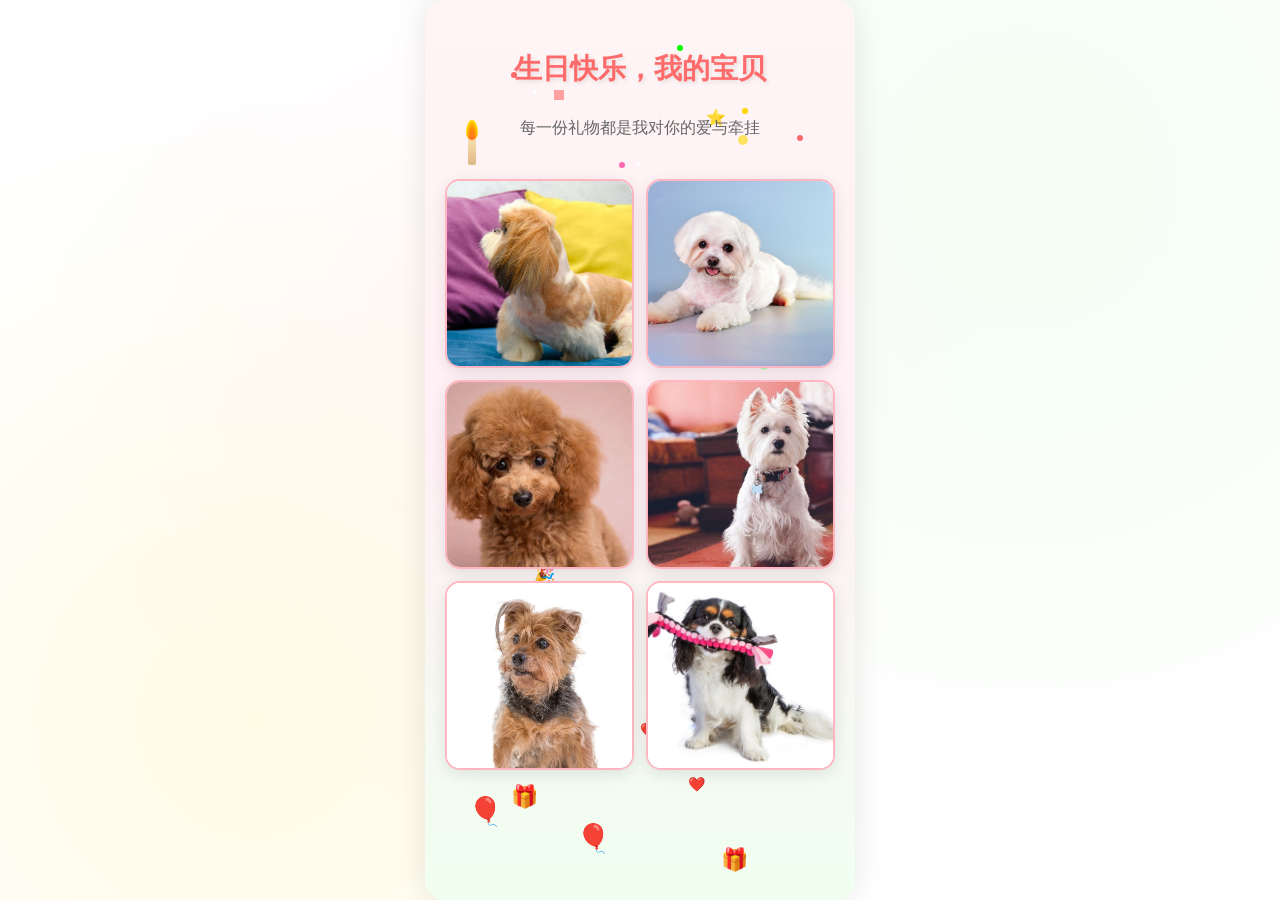
<file: ui/version8-real-dogs-custom.html>
<!DOCTYPE html>
<html lang="zh-CN">
<head>
    <meta charset="UTF-8">
    <meta name="viewport" content="width=device-width, initial-scale=1.0, maximum-scale=1.0, user-scalable=no">
    <title>生日快乐，我的宝贝 - 真实狗狗主题（自定义图片）</title>
    <style>
        * {
            margin: 0;
            padding: 0;
            box-sizing: border-box;
        }
        
        body {
            font-family: 'Arial', sans-serif;
            background: linear-gradient(135deg, #f9f5e9 0%, #e8f5e8 100%);
            min-height: 100vh;
            overflow-x: hidden;
            background-image: 
                radial-gradient(circle at 20% 80%, rgba(255, 215, 0, 0.1) 0%, transparent 50%),
                radial-gradient(circle at 80% 20%, rgba(144, 238, 144, 0.1) 0%, transparent 50%),
                radial-gradient(circle at 40% 40%, rgba(255, 192, 203, 0.1) 0%, transparent 50%);
        }
        
        /* 主页面样式 */
        .main-container {
            max-width: 430px;
            margin: 0 auto;
            padding: 20px;
            min-height: 100vh;
            background: linear-gradient(180deg, #fff5f5 0%, #fff0f5 50%, #f0fff0 100%);
            position: relative;
            box-shadow: 0 0 30px rgba(0, 0, 0, 0.1);
            border-radius: 20px;
            overflow: hidden;
        }

        .birthday-bg {
            position: absolute;
            top: 0;
            left: 0;
            width: 100%;
            height: 100%;
            pointer-events: none;
            z-index: 0;
        }

        .candle {
            position: absolute;
            width: 8px;
            height: 30px;
            background: linear-gradient(180deg, #ffe4b5 0%, #deb887 100%);
            border-radius: 2px;
        }

        .candle::before {
            content: '';
            position: absolute;
            top: -15px;
            left: 50%;
            transform: translateX(-50%);
            width: 12px;
            height: 20px;
            background: radial-gradient(ellipse at bottom, #ff6b35 0%, #ff8c00 40%, #ffd700 70%, transparent 100%);
            border-radius: 50% 50% 50% 50% / 60% 60% 40% 40%;
            animation: flicker 0.5s ease-in-out infinite alternate;
        }

        @keyframes flicker {
            0% { transform: translateX(-50%) scale(1) rotate(-2deg); opacity: 1; }
            50% { transform: translateX(-50%) scale(1.1, 0.9) rotate(1deg); opacity: 0.9; }
            100% { transform: translateX(-50%) scale(0.95, 1.05) rotate(-1deg); opacity: 1; }
        }

        .candle:nth-child(1) { top: 15%; left: 10%; }
        .candle:nth-child(2) { top: 25%; right: 15%; }
        .candle:nth-child(3) { top: 45%; left: 5%; }
        .candle:nth-child(4) { top: 55%; right: 8%; }

        .bell {
            position: absolute;
            font-size: 20px;
            animation: swing 1s ease-in-out infinite;
        }

        @keyframes swing {
            0%, 100% { transform: rotate(-15deg); }
            50% { transform: rotate(15deg); }
        }

        .bell:nth-child(5) { top: 20%; left: 20%; animation-delay: 0.1s; }
        .bell:nth-child(6) { top: 35%; right: 10%; animation-delay: 0.3s; }

        .confetti {
            position: absolute;
            width: 10px;
            height: 10px;
            opacity: 0.6;
        }

        .confetti:nth-child(7) {
            top: 10%;
            left: 30%;
            background: #ff6b6b;
            animation: fall 3s linear infinite;
        }

        .confetti:nth-child(8) {
            top: 15%;
            right: 25%;
            background: #ffd700;
            border-radius: 50%;
            animation: fall 4s linear infinite;
            animation-delay: 0.5s;
        }

        .confetti:nth-child(9) {
            top: 30%;
            left: 15%;
            background: #ff69b4;
            animation: fall 3.5s linear infinite;
            animation-delay: 1s;
        }

        .confetti:nth-child(10) {
            top: 40%;
            right: 20%;
            background: #98fb98;
            border-radius: 50%;
            animation: fall 4.5s linear infinite;
            animation-delay: 1.5s;
        }

        @keyframes fall {
            0% { transform: translateY(-10px) rotate(0deg); opacity: 0; }
            10% { opacity: 0.6; }
            90% { opacity: 0.6; }
            100% { transform: translateY(400px) rotate(360deg); opacity: 0; }
        }

        .star {
            position: absolute;
            font-size: 16px;
            animation: twinkle 2s ease-in-out infinite;
        }

        @keyframes twinkle {
            0%, 100% { opacity: 0.3; transform: scale(0.8); }
            50% { opacity: 1; transform: scale(1.2); }
        }

        .star:nth-child(11) { top: 12%; right: 30%; animation-delay: 0.2s; }
        .star:nth-child(12) { top: 50%; left: 8%; animation-delay: 0.7s; }
        .star:nth-child(13) { top: 60%; right: 15%; animation-delay: 1.2s; }

        .balloon {
            position: absolute;
            font-size: 28px;
            animation: float 4s ease-in-out infinite;
        }

        @keyframes float {
            0%, 100% { transform: translateY(0) rotate(-5deg); }
            50% { transform: translateY(-15px) rotate(5deg); }
        }

        .balloon:nth-child(14) { bottom: 8%; left: 10%; animation-delay: 0s; }
        .balloon:nth-child(15) { bottom: 15%; right: 12%; animation-delay: 0.5s; }
        .balloon:nth-child(16) { bottom: 5%; left: 35%; animation-delay: 1s; }

        .heart {
            position: absolute;
            font-size: 14px;
            color: #ff6b6b;
            animation: pulse 1.5s ease-in-out infinite;
        }

        @keyframes pulse {
            0%, 100% { transform: scale(1); opacity: 0.6; }
            50% { transform: scale(1.3); opacity: 1; }
        }

        .heart:nth-child(17) { bottom: 25%; left: 15%; animation-delay: 0.2s; }
        .heart:nth-child(18) { bottom: 30%; right: 20%; animation-delay: 0.6s; }
        .heart:nth-child(19) { bottom: 18%; left: 50%; animation-delay: 1s; }
        .heart:nth-child(20) { bottom: 12%; right: 35%; animation-delay: 1.4s; }

        .gift-box {
            position: absolute;
            font-size: 22px;
            animation: bounce 2s ease-in-out infinite;
        }

        @keyframes bounce {
            0%, 100% { transform: translateY(0); }
            50% { transform: translateY(-10px); }
        }

        .gift-box:nth-child(21) { bottom: 3%; right: 25%; animation-delay: 0.3s; }
        .gift-box:nth-child(22) { bottom: 10%; left: 20%; animation-delay: 0.8s; }

        .party-hat {
            position: absolute;
            font-size: 18px;
            animation: wiggle 2s ease-in-out infinite;
        }

        @keyframes wiggle {
            0%, 100% { transform: rotate(-10deg); }
            50% { transform: rotate(10deg); }
        }

        .party-hat:nth-child(23) { bottom: 35%; left: 25%; animation-delay: 0.4s; }
        .party-hat:nth-child(24) { bottom: 28%; right: 30%; animation-delay: 0.9s; }

        .firework {
            position: absolute;
            width: 6px;
            height: 6px;
            border-radius: 50%;
            animation: firework-burst 2s ease-out infinite;
        }

        .firework::before,
        .firework::after {
            content: '';
            position: absolute;
            width: 100%;
            height: 100%;
            border-radius: 50%;
        }

        @keyframes firework-burst {
            0% {
                transform: scale(0);
                opacity: 1;
                box-shadow: 
                    0 0 #ff6b6b, 10px 0 #ff6b6b, -10px 0 #ff6b6b,
                    0 10px #ff6b6b, 0 -10px #ff6b6b,
                    7px 7px #ffd700, -7px -7px #ffd700,
                    7px -7px #ffd700, -7px 7px #ffd700;
            }
            50% {
                transform: scale(1);
                opacity: 1;
                box-shadow: 
                    0 0 #ff6b6b, 20px 0 #ff6b6b, -20px 0 #ff6b6b,
                    0 20px #ff6b6b, 0 -20px #ff6b6b,
                    14px 14px #ffd700, -14px -14px #ffd700,
                    14px -14px #ffd700, -14px 14px #ffd700;
            }
            100% {
                transform: scale(1.5);
                opacity: 0;
                box-shadow: 
                    0 0 transparent, 30px 0 transparent, -30px 0 transparent,
                    0 30px transparent, 0 -30px transparent,
                    21px 21px transparent, -21px -21px transparent,
                    21px -21px transparent, -21px 21px transparent;
            }
        }

        .firework:nth-child(25) { top: 8%; left: 20%; animation-delay: 0s; background: #ff6b6b; }
        .firework:nth-child(26) { top: 12%; right: 25%; animation-delay: 0.6s; background: #ffd700; }
        .firework:nth-child(27) { top: 18%; left: 45%; animation-delay: 1.2s; background: #ff69b4; }
        .firework:nth-child(28) { top: 5%; right: 40%; animation-delay: 0.3s; background: #00ff00; }
        .firework:nth-child(29) { top: 22%; left: 8%; animation-delay: 0.9s; background: #00bfff; }
        .firework:nth-child(30) { top: 15%; right: 12%; animation-delay: 1.5s; background: #ff6b6b; }

        .sparkle {
            position: absolute;
            width: 4px;
            height: 4px;
            background: #fff;
            border-radius: 50%;
            animation: sparkle-shine 1.5s ease-in-out infinite;
        }

        @keyframes sparkle-shine {
            0%, 100% { opacity: 0; transform: scale(0); }
            50% { opacity: 1; transform: scale(1); }
        }

        .sparkle:nth-child(31) { top: 10%; left: 25%; animation-delay: 0.1s; }
        .sparkle:nth-child(32) { top: 20%; right: 30%; animation-delay: 0.4s; }
        .sparkle:nth-child(33) { top: 8%; left: 60%; animation-delay: 0.7s; }
        .sparkle:nth-child(34) { top: 25%; left: 40%; animation-delay: 1s; }
        .sparkle:nth-child(35) { top: 18%; right: 50%; animation-delay: 1.3s; }
        .sparkle:nth-child(36) { top: 30%; left: 15%; animation-delay: 0.2s; }
        .sparkle:nth-child(37) { top: 35%; right: 25%; animation-delay: 0.5s; }
        .sparkle:nth-child(38) { top: 28%; left: 55%; animation-delay: 0.8s; }

        .main-container > *:not(.birthday-bg) {
            position: relative;
            z-index: 1;
        }
        
        h1 {
            text-align: center;
            color: #ff6b6b;
            margin: 30px 0;
            font-size: 28px;
            text-shadow: 2px 2px 4px rgba(0, 0, 0, 0.1);
        }
        
        .subtitle {
            text-align: center;
            color: #666;
            margin-bottom: 40px;
            font-size: 16px;
        }
        
        /* 卡片容器 */
        .cards-container {
            display: grid;
            grid-template-columns: repeat(2, 1fr);
            gap: 12px;
            margin-bottom: 20px;
        }
        
        /* 卡片样式 */
        .gift-card {
            position: relative;
            width: 100%;
            aspect-ratio: 1/1;
            border-radius: 15px;
            overflow: hidden;
            box-shadow: 0 4px 15px rgba(0, 0, 0, 0.1);
            cursor: pointer;
            transition: transform 0.3s ease;
            background-color: #fff;
            border: 2px solid #ffb6c1;
        }
        
        .gift-card:hover {
            transform: translateY(-5px);
        }
        
        /* 卡片内容 */
        .card-content {
            position: relative;
            width: 100%;
            height: 100%;
            display: flex;
            flex-direction: column;
            align-items: center;
            justify-content: center;
            padding: 15px;
            text-align: center;
        }
        
        .card-icon {
            font-size: 40px;
            margin-bottom: 10px;
        }
        
        .card-title {
            font-size: 14px;
            font-weight: bold;
            color: #333;
        }
        
        /* 刮刮乐效果 */
        .scratch-overlay {
            position: absolute;
            top: 0;
            left: 0;
            width: 100%;
            height: 100%;
            z-index: 10;
            opacity: 1;
            transition: opacity 0.5s ease;
            background-size: cover;
            background-position: center;
            background-color: #fff;
        }
        
        /* 自定义狗狗覆盖层 */
        .scratch-overlay.card1 {
            background-image: url('../images/Card Cover/1074137029872582679~tplv-be4g95zd3a-image.jpeg');
        }
        
        .scratch-overlay.card2 {
            background-image: url('../images/Card Cover/1721427659778686997~tplv-be4g95zd3a-image.jpeg');
        }
        
        .scratch-overlay.card3 {
            background-image: url('../images/Card Cover/2aaf4ccc4c0dff3f1ca4dad74bcd30a3~tplv-be4g95zd3a-image.jpeg');
        }
        
        .scratch-overlay.card4 {
            background-image: url('../images/Card Cover/2e49e2acd0df416356580b0864278e02~tplv-be4g95zd3a-image.jpeg');
        }
        
        .scratch-overlay.card5 {
            background-image: url('../images/Card Cover/936717592625545275~tplv-be4g95zd3a-image.jpeg');
        }
        
        .scratch-overlay.card6 {
            background-image: url('../images/Card Cover/949624132555505673~tplv-be4g95zd3a-image.jpeg');
        }
        
        .scratch-area {
            position: absolute;
            top: 0;
            left: 0;
            width: 100%;
            height: 100%;
            z-index: 20;
            cursor: pointer;
        }
        
        /* 卡片放大效果 */
        .gift-card.enlarged {
            transform: scale(1.1);
            z-index: 100;
            box-shadow: 0 8px 25px rgba(0, 0, 0, 0.2);
        }
        
        /* 响应式设计 */
        @media (max-width: 430px) {
            .main-container {
                max-width: 100%;
                padding: 10px;
            }
            
            .cards-container {
                gap: 10px;
            }
            
            h1 {
                font-size: 24px;
            }
        }
    </style>
</head>
<body>
    <!-- 主页面 -->
    <div class="main-container">
        <div class="birthday-bg">
            <div class="candle"></div>
            <div class="candle"></div>
            <div class="candle"></div>
            <div class="candle"></div>
            <div class="bell">🔔</div>
            <div class="bell">🔔</div>
            <div class="confetti"></div>
            <div class="confetti"></div>
            <div class="confetti"></div>
            <div class="confetti"></div>
            <div class="star">⭐</div>
            <div class="star">⭐</div>
            <div class="star">⭐</div>
            <div class="balloon">🎈</div>
            <div class="balloon">🎈</div>
            <div class="balloon">🎈</div>
            <div class="heart">❤️</div>
            <div class="heart">❤️</div>
            <div class="heart">❤️</div>
            <div class="heart">❤️</div>
            <div class="gift-box">🎁</div>
            <div class="gift-box">🎁</div>
            <div class="party-hat">🎉</div>
            <div class="party-hat">🎊</div>
            <div class="firework"></div>
            <div class="firework"></div>
            <div class="firework"></div>
            <div class="firework"></div>
            <div class="firework"></div>
            <div class="firework"></div>
            <div class="sparkle"></div>
            <div class="sparkle"></div>
            <div class="sparkle"></div>
            <div class="sparkle"></div>
            <div class="sparkle"></div>
            <div class="sparkle"></div>
            <div class="sparkle"></div>
            <div class="sparkle"></div>
        </div>
        <h1>生日快乐，我的宝贝</h1>
        <p class="subtitle">每一份礼物都是我对你的爱与牵挂</p>
        
        <div class="cards-container">
            <!-- 生日蛋糕卡片 -->
            <div class="gift-card" data-id="cake">
                <div class="card-content">
                    <div class="card-icon">🎂</div>
                    <div class="card-title">生日蛋糕</div>
                </div>
                <div class="scratch-overlay card1"></div>
                <div class="scratch-area"></div>
            </div>
            
            <!-- 高跟鞋卡片 -->
            <div class="gift-card" data-id="heels">
                <div class="card-content">
                    <div class="card-icon">👠</div>
                    <div class="card-title">高跟鞋</div>
                </div>
                <div class="scratch-overlay card2"></div>
                <div class="scratch-area"></div>
            </div>
            
            <!-- 瑜伽服卡片 -->
            <div class="gift-card" data-id="yoga">
                <div class="card-content">
                    <div class="card-icon">🧘‍♀️</div>
                    <div class="card-title">瑜伽服</div>
                </div>
                <div class="scratch-overlay card3"></div>
                <div class="scratch-area"></div>
            </div>
            
            <!-- 视频卡片 -->
            <div class="gift-card" data-id="video">
                <div class="card-content">
                    <div class="card-icon">🎥</div>
                    <div class="card-title">专属视频</div>
                </div>
                <div class="scratch-overlay card4"></div>
                <div class="scratch-area"></div>
            </div>
            
            <!-- 防晒口罩卡片 -->
            <div class="gift-card" data-id="mask">
                <div class="card-content">
                    <div class="card-icon">😷</div>
                    <div class="card-title">防晒口罩</div>
                </div>
                <div class="scratch-overlay card5"></div>
                <div class="scratch-area"></div>
            </div>
            
            <!-- 其他礼物卡片 -->
            <div class="gift-card" data-id="other">
                <div class="card-content">
                    <div class="card-icon">🎁</div>
                    <div class="card-title">其他礼物</div>
                </div>
                <div class="scratch-overlay card6"></div>
                <div class="scratch-area"></div>
            </div>
        </div>
    </div>
    
    <script>
        // 刮刮乐功能
        document.addEventListener('DOMContentLoaded', function() {
            const scratchAreas = document.querySelectorAll('.scratch-area');
            
            scratchAreas.forEach(area => {
                const card = area.closest('.gift-card');
                const overlay = card.querySelector('.scratch-overlay');
                let isScratching = false;
                let scratchProgress = 0;
                
                // 鼠标事件
                area.addEventListener('mousedown', function(e) {
                    isScratching = true;
                    scratch(e);
                });
                
                document.addEventListener('mousemove', function(e) {
                    if (isScratching) {
                        scratch(e);
                    }
                });
                
                document.addEventListener('mouseup', function() {
                    isScratching = false;
                });
                
                // 触摸事件
                area.addEventListener('touchstart', function(e) {
                    isScratching = true;
                    scratch(e.touches[0]);
                    e.preventDefault(); // 防止页面滚动
                });
                
                document.addEventListener('touchmove', function(e) {
                    if (isScratching) {
                        scratch(e.touches[0]);
                        e.preventDefault(); // 防止页面滚动
                    }
                });
                
                document.addEventListener('touchend', function() {
                    isScratching = false;
                });
                
                function scratch(e) {
                    const rect = overlay.getBoundingClientRect();
                    const x = e.clientX;
                    const y = e.clientY;
                    
                    // 计算相对于overlay的位置
                    const relativeX = x - rect.left;
                    const relativeY = y - rect.top;
                    
                    // 创建刮开效果 - 使用白色圆形div
                    const circle = document.createElement('div');
                    circle.style.position = 'absolute';
                    circle.style.width = '60px';
                    circle.style.height = '60px';
                    circle.style.borderRadius = '50%';
                    circle.style.backgroundColor = 'rgba(255, 255, 255, 0.9)';
                    circle.style.left = (relativeX - 30) + 'px';
                    circle.style.top = (relativeY - 30) + 'px';
                    circle.style.pointerEvents = 'none';
                    circle.style.zIndex = '15';
                    
                    overlay.appendChild(circle);
                    
                    // 计算刮开进度
                    scratchProgress += 0.5;
                    if (scratchProgress >= 100) {
                        // 刮开完成，显示卡片内容
                        overlay.style.opacity = '0';
                        
                        // 添加放大效果
                        card.classList.add('enlarged');
                        
                        // 3秒后恢复原状
                        setTimeout(() => {
                            card.classList.remove('enlarged');
                        }, 3000);
                    }
                }
            });
        });
    </script>
</body>
</html>
</file>
